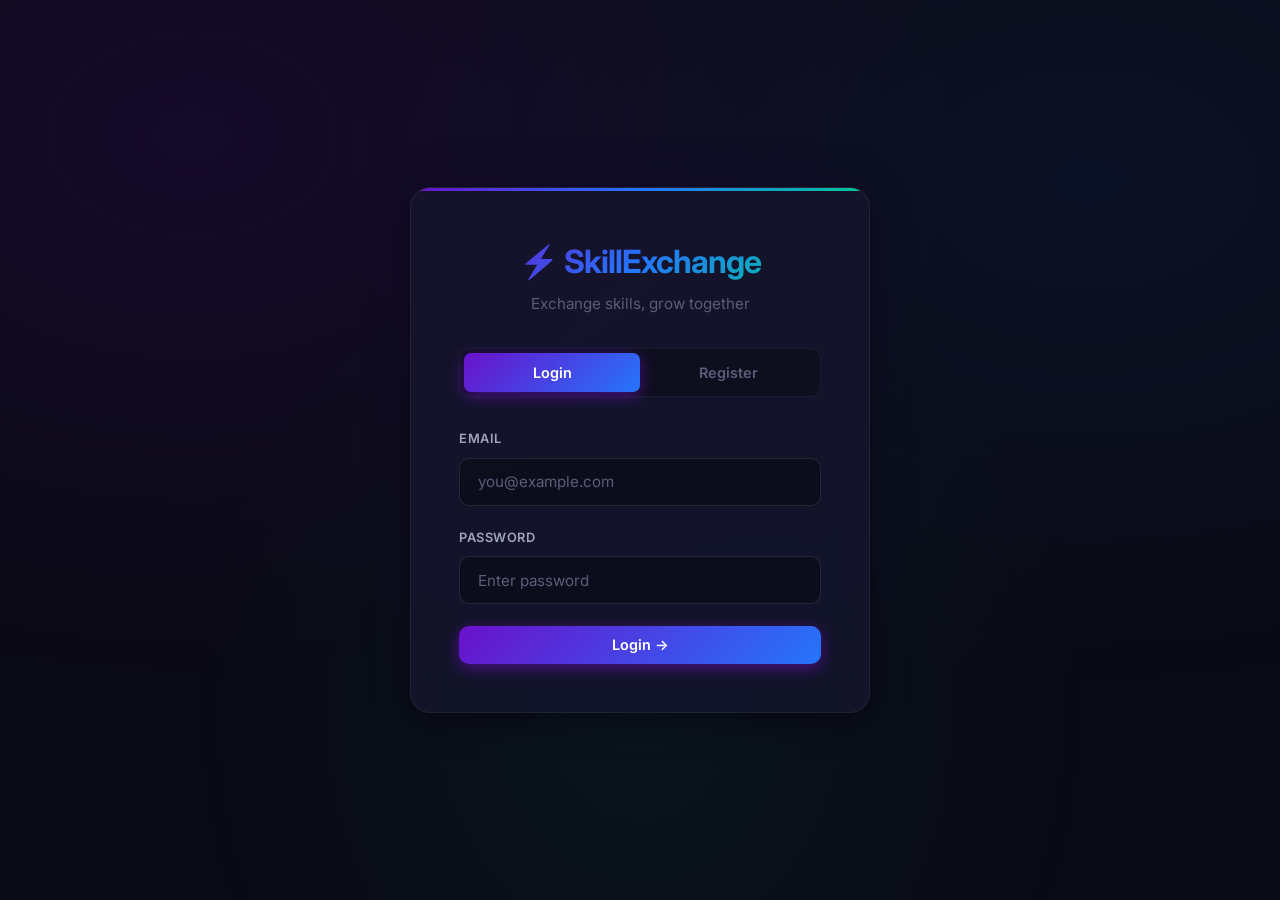
<file: frontend/index.html>
<!DOCTYPE html>
<html lang="en">
<head>
    <meta charset="UTF-8">
    <meta name="viewport" content="width=device-width, initial-scale=1.0">
    <meta name="description" content="Student Skill Exchange Platform - Login and Register">
    <title>SkillExchange — Login</title>
    <link rel="stylesheet" href="style.css">
</head>
<body>

<div class="auth-container">
    <div class="auth-card">
        <h1>⚡ SkillExchange</h1>
        <p class="subtitle">Exchange skills, grow together</p>

        <div id="sessionMsg" style="display:none; text-align:center; padding:0.75rem; margin-bottom:1.25rem; background:rgba(255,165,2,0.1); border:1px solid rgba(255,165,2,0.2); border-radius:var(--radius-xs); color:var(--warning); font-size:0.85rem;">
            ⏰ Session expired. Please login again.
        </div>

        <div class="auth-tabs">
            <button class="auth-tab active" id="loginTab" onclick="showLogin()">Login</button>
            <button class="auth-tab" id="registerTab" onclick="showRegister()">Register</button>
        </div>

        <form id="loginForm" onsubmit="handleLogin(event)">
            <div class="form-group">
                <label for="loginEmail">Email</label>
                <input type="email" id="loginEmail" class="form-control" placeholder="you@example.com" required>
            </div>
            <div class="form-group">
                <label for="loginPassword">Password</label>
                <input type="password" id="loginPassword" class="form-control" placeholder="Enter password" required>
            </div>
            <button type="submit" class="btn btn-primary btn-block" id="loginBtn">Login →</button>
        </form>

        <form id="registerForm" style="display: none;" onsubmit="handleRegister(event)">
            <div class="form-group">
                <label for="regUsername">Username</label>
                <input type="text" id="regUsername" class="form-control" placeholder="John Doe" required>
            </div>
            <div class="form-group">
                <label for="regEmail">Email</label>
                <input type="email" id="regEmail" class="form-control" placeholder="you@example.com" required>
            </div>
            <div class="form-group">
                <label for="regPassword">Password</label>
                <input type="password" id="regPassword" class="form-control" placeholder="Create password (min 6 chars)" required>
            </div>
            <button type="submit" class="btn btn-primary btn-block" id="regBtn">Create Account →</button>
        </form>
    </div>
</div>

<script src="app.js"></script>
<script>
    if (getToken() && !isTokenExpired()) {
        window.location.href = 'dashboard.html';
    }

    if (sessionStorage.getItem('session_expired') === 'true') {
        document.getElementById('sessionMsg').style.display = 'block';
        sessionStorage.removeItem('session_expired');
    }

    function showLogin() {
        document.getElementById('loginForm').style.display = 'block';
        document.getElementById('registerForm').style.display = 'none';
        document.getElementById('loginTab').classList.add('active');
        document.getElementById('registerTab').classList.remove('active');
    }

    function showRegister() {
        document.getElementById('loginForm').style.display = 'none';
        document.getElementById('registerForm').style.display = 'block';
        document.getElementById('registerTab').classList.add('active');
        document.getElementById('loginTab').classList.remove('active');
    }

    async function handleLogin(e) {
        e.preventDefault();

        const btn = document.getElementById('loginBtn');
        btn.innerHTML = '<span class="spinner"></span> Logging in...';
        btn.disabled = true;

        try {
            const data = await apiCall('/api/auth/login', 'POST', {
                email: document.getElementById('loginEmail').value,
                password: document.getElementById('loginPassword').value
            });

            setToken(data.token);
            document.getElementById('sessionMsg').style.display = 'none';
            showToast('Login successful! Redirecting...');

            setTimeout(() => {
                window.location.href = 'dashboard.html';
            }, 800);

        } catch (err) {
            showToast(err.message, 'error');
            btn.innerHTML = 'Login →';
            btn.disabled = false;
        }
    }

    async function handleRegister(e) {
        e.preventDefault();

        const btn = document.getElementById('regBtn');
        btn.innerHTML = '<span class="spinner"></span> Creating...';
        btn.disabled = true;

        try {
            await apiCall('/api/auth/register', 'POST', {
                username: document.getElementById('regUsername').value,
                email: document.getElementById('regEmail').value,
                password: document.getElementById('regPassword').value
            });

            showToast('Account created! Please login.');
            showLogin();
            document.getElementById('loginEmail').value = document.getElementById('regEmail').value;

        } catch (err) {
            showToast(err.message, 'error');
        } finally {
            btn.innerHTML = 'Create Account →';
            btn.disabled = false;
        }
    }
</script>
</body>
</html>
</file>
<file: frontend/style.css>
/* ===================================================================
   Student Skill Exchange Platform - Premium Global Styles
   =================================================================== */

@import url('https://fonts.googleapis.com/css2?family=Inter:wght@300;400;500;600;700;800&display=swap');

/* ── CSS Variables ── */
:root {
    --bg-primary: #0a0a14;
    --bg-secondary: #12121f;
    --bg-card: rgba(22, 22, 45, 0.8);
    --bg-card-hover: rgba(30, 30, 55, 0.9);
    --bg-card-solid: #16162d;
    --gradient-1: linear-gradient(135deg, #6a11cb 0%, #2575fc 100%);
    --gradient-2: linear-gradient(135deg, #00c896 0%, #00b4d8 100%);
    --gradient-3: linear-gradient(135deg, #ff4757 0%, #ff6b81 100%);
    --gradient-4: linear-gradient(135deg, #ffa502 0%, #ffcc02 100%);
    --gradient-hero: linear-gradient(135deg, #6a11cb 0%, #2575fc 50%, #00c896 100%);
    --accent: #7c3aed;
    --accent-light: #a78bfa;
    --accent-hover: #6d28d9;
    --glow-purple: rgba(106, 17, 203, 0.6);
    --glow-blue: rgba(37, 117, 252, 0.4);
    --glow-green: rgba(0, 200, 150, 0.4);
    --glow-red: rgba(255, 71, 87, 0.4);
    --glow-yellow: rgba(255, 165, 2, 0.3);
    --success: #00c896;
    --success-hover: #00a87d;
    --danger: #ff4757;
    --danger-hover: #e03a4a;
    --warning: #ffa502;
    --text-primary: #eef0f6;
    --text-secondary: #a0a4c0;
    --text-muted: #5a5e7a;
    --border: rgba(255, 255, 255, 0.06);
    --border-light: rgba(255, 255, 255, 0.1);
    --border-glow: rgba(124, 58, 237, 0.3);
    --shadow: 0 8px 32px rgba(0, 0, 0, 0.5);
    --shadow-sm: 0 4px 16px rgba(0, 0, 0, 0.3);
    --shadow-glow: 0 0 20px rgba(106, 17, 203, 0.3);
    --radius: 16px;
    --radius-sm: 10px;
    --radius-xs: 6px;
    --transition: all 0.35s cubic-bezier(0.4, 0, 0.2, 1);
    --transition-fast: all 0.2s cubic-bezier(0.4, 0, 0.2, 1);
    --transition-bounce: all 0.4s cubic-bezier(0.34, 1.56, 0.64, 1);
}

/* ── Reset ── */
*, *::before, *::after {
    margin: 0;
    padding: 0;
    box-sizing: border-box;
}

html {
    scroll-behavior: smooth;
}

body {
    font-family: 'Inter', -apple-system, BlinkMacSystemFont, sans-serif;
    background: var(--bg-primary);
    color: var(--text-primary);
    min-height: 100vh;
    line-height: 1.6;
    overflow-x: hidden;
    -webkit-font-smoothing: antialiased;
    -moz-osx-font-smoothing: grayscale;
}

/* ── Animated Background ── */
body::before {
    content: '';
    position: fixed;
    top: 0;
    left: 0;
    width: 100%;
    height: 100%;
    background:
        radial-gradient(ellipse at 15% 15%, rgba(106, 17, 203, 0.12) 0%, transparent 50%),
        radial-gradient(ellipse at 85% 20%, rgba(37, 117, 252, 0.08) 0%, transparent 50%),
        radial-gradient(ellipse at 50% 80%, rgba(0, 200, 150, 0.06) 0%, transparent 50%);
    pointer-events: none;
    z-index: 0;
    animation: bgPulse 8s ease-in-out infinite alternate;
}

@keyframes bgPulse {
    0% { opacity: 0.8; }
    100% { opacity: 1; }
}

/* ── Navbar ── */
.navbar {
    background: rgba(10, 10, 20, 0.85);
    backdrop-filter: blur(24px);
    -webkit-backdrop-filter: blur(24px);
    border-bottom: 1px solid var(--border);
    padding: 0 2rem;
    height: 68px;
    display: flex;
    align-items: center;
    justify-content: space-between;
    position: sticky;
    top: 0;
    z-index: 100;
}

.navbar-brand {
    font-size: 1.35rem;
    font-weight: 800;
    color: var(--accent);
    text-decoration: none;
    display: flex;
    align-items: center;
    gap: 0.5rem;
    letter-spacing: -0.02em;
}

.navbar-brand span {
    background: var(--gradient-hero);
    -webkit-background-clip: text;
    -webkit-text-fill-color: transparent;
    background-clip: text;
}

.nav-links {
    display: flex;
    gap: 0.15rem;
    list-style: none;
    align-items: center;
}

.nav-links a {
    color: var(--text-secondary);
    text-decoration: none;
    padding: 0.55rem 0.9rem;
    border-radius: var(--radius-sm);
    font-size: 0.85rem;
    font-weight: 500;
    transition: var(--transition);
    display: flex;
    align-items: center;
    gap: 0.4rem;
    position: relative;
}

.nav-links a::after {
    content: '';
    position: absolute;
    bottom: 2px;
    left: 50%;
    transform: translateX(-50%) scaleX(0);
    width: 20px;
    height: 2px;
    background: var(--gradient-1);
    border-radius: 2px;
    transition: var(--transition);
}

.nav-links a:hover,
.nav-links a.active {
    color: var(--text-primary);
    background: rgba(124, 58, 237, 0.08);
}

.nav-links a.active::after {
    transform: translateX(-50%) scaleX(1);
}

.btn-logout {
    background: rgba(255, 71, 87, 0.08) !important;
    color: var(--danger) !important;
    border: 1px solid rgba(255, 71, 87, 0.15);
    cursor: pointer;
}

.btn-logout:hover {
    background: rgba(255, 71, 87, 0.18) !important;
    box-shadow: 0 0 12px var(--glow-red);
}

/* ── Container ── */
.container {
    max-width: 960px;
    margin: 0 auto;
    padding: 2.5rem 1.5rem;
    position: relative;
    z-index: 1;
}

.container-wide {
    max-width: 1200px;
}

/* ── Page Header ── */
.page-header {
    text-align: center;
    margin-bottom: 2.5rem;
}

.page-header h1 {
    font-size: 2.2rem;
    font-weight: 800;
    margin-bottom: 0.5rem;
    letter-spacing: -0.03em;
    background: var(--gradient-hero);
    -webkit-background-clip: text;
    -webkit-text-fill-color: transparent;
    background-clip: text;
}

.page-header p {
    color: var(--text-secondary);
    font-size: 1.05rem;
}

/* ── Welcome Hero (Dashboard) ── */
.welcome-hero {
    text-align: center;
    padding: 3rem 2rem;
    margin-bottom: 2.5rem;
    background: var(--bg-card);
    border: 1px solid var(--border);
    border-radius: 20px;
    position: relative;
    overflow: hidden;
}

.welcome-hero::before {
    content: '';
    position: absolute;
    top: 0;
    left: 0;
    right: 0;
    height: 3px;
    background: var(--gradient-hero);
}

.welcome-hero::after {
    content: '';
    position: absolute;
    top: -50%;
    right: -20%;
    width: 400px;
    height: 400px;
    background: radial-gradient(circle, rgba(106, 17, 203, 0.08) 0%, transparent 70%);
    pointer-events: none;
}

.welcome-hero .wave {
    font-size: 2.5rem;
    display: inline-block;
    animation: wave 1.5s ease-in-out infinite;
    transform-origin: 70% 70%;
}

@keyframes wave {
    0%, 100% { transform: rotate(0deg); }
    25% { transform: rotate(20deg); }
    50% { transform: rotate(-10deg); }
    75% { transform: rotate(15deg); }
}

.welcome-hero h1 {
    font-size: 2rem;
    font-weight: 800;
    margin: 0.5rem 0 0.3rem;
    letter-spacing: -0.03em;
    color: var(--text-primary);
}

.welcome-hero h1 .name {
    background: var(--gradient-1);
    -webkit-background-clip: text;
    -webkit-text-fill-color: transparent;
    background-clip: text;
}

.welcome-hero p {
    color: var(--text-secondary);
    font-size: 1.05rem;
}

.welcome-stats {
    display: flex;
    justify-content: center;
    gap: 2rem;
    margin-top: 1.5rem;
    position: relative;
    z-index: 1;
}

.stat-badge {
    padding: 0.6rem 1.2rem;
    background: rgba(124, 58, 237, 0.1);
    border: 1px solid rgba(124, 58, 237, 0.2);
    border-radius: 30px;
    font-size: 0.85rem;
    color: var(--accent-light);
    font-weight: 500;
}

/* ── Cards ── */
.card {
    background: var(--bg-card);
    backdrop-filter: blur(12px);
    -webkit-backdrop-filter: blur(12px);
    border: 1px solid var(--border);
    border-radius: var(--radius);
    padding: 1.75rem;
    box-shadow: var(--shadow-sm);
    transition: var(--transition);
    position: relative;
    overflow: hidden;
}

.card::before {
    content: '';
    position: absolute;
    top: 0;
    left: 0;
    right: 0;
    height: 2px;
    background: var(--gradient-1);
    opacity: 0;
    transition: var(--transition);
}

.card:hover {
    border-color: var(--border-glow);
    box-shadow: var(--shadow), var(--shadow-glow);
    transform: translateY(-4px) scale(1.01);
}

.card:hover::before {
    opacity: 1;
}

.card-header {
    font-size: 1.15rem;
    font-weight: 700;
    margin-bottom: 1.25rem;
    color: var(--text-primary);
    letter-spacing: -0.01em;
}

.card-grid {
    display: grid;
    grid-template-columns: repeat(auto-fill, minmax(300px, 1fr));
    gap: 1.25rem;
}

/* ── Forms ── */
.form-group {
    margin-bottom: 1.35rem;
    position: relative;
}

.form-group label {
    display: block;
    font-size: 0.8rem;
    font-weight: 600;
    color: var(--text-secondary);
    margin-bottom: 0.5rem;
    letter-spacing: 0.04em;
    text-transform: uppercase;
}

.form-control {
    width: 100%;
    padding: 0.85rem 1.1rem;
    background: rgba(10, 10, 20, 0.6);
    border: 1.5px solid var(--border-light);
    border-radius: var(--radius-sm);
    color: var(--text-primary);
    font-size: 0.95rem;
    font-family: inherit;
    outline: none;
    transition: var(--transition);
}

.form-control:focus {
    border-color: var(--accent);
    box-shadow: 0 0 0 4px rgba(124, 58, 237, 0.15), 0 0 20px rgba(106, 17, 203, 0.2);
    background: rgba(15, 15, 30, 0.8);
}

.form-control:hover:not(:focus) {
    border-color: rgba(255, 255, 255, 0.15);
}

.form-control::placeholder {
    color: var(--text-muted);
}

textarea.form-control {
    resize: vertical;
    min-height: 110px;
}

/* ── Buttons ── */
.btn {
    display: inline-flex;
    align-items: center;
    justify-content: center;
    gap: 0.5rem;
    padding: 0.75rem 1.6rem;
    font-size: 0.9rem;
    font-weight: 600;
    font-family: inherit;
    border: none;
    border-radius: var(--radius-sm);
    cursor: pointer;
    transition: var(--transition-bounce);
    text-decoration: none;
    line-height: 1;
    position: relative;
    overflow: hidden;
}

.btn::after {
    content: '';
    position: absolute;
    top: 50%;
    left: 50%;
    width: 0;
    height: 0;
    background: rgba(255, 255, 255, 0.15);
    border-radius: 50%;
    transform: translate(-50%, -50%);
    transition: width 0.5s, height 0.5s;
}

.btn:active::after {
    width: 300px;
    height: 300px;
}

.btn:active {
    transform: scale(0.96);
}

.btn-primary {
    background: var(--gradient-1);
    color: #fff;
    box-shadow: 0 4px 15px var(--glow-purple);
}

.btn-primary:hover {
    transform: translateY(-2px) scale(1.02);
    box-shadow: 0 8px 30px var(--glow-purple), 0 0 15px var(--glow-blue);
}

.btn-success {
    background: var(--gradient-2);
    color: #fff;
    box-shadow: 0 4px 15px var(--glow-green);
}

.btn-success:hover {
    transform: translateY(-2px) scale(1.02);
    box-shadow: 0 8px 25px var(--glow-green);
}

.btn-danger {
    background: var(--gradient-3);
    color: #fff;
    box-shadow: 0 4px 15px var(--glow-red);
}

.btn-danger:hover {
    transform: translateY(-2px) scale(1.02);
    box-shadow: 0 8px 25px var(--glow-red);
}

.btn-outline {
    background: transparent;
    border: 1.5px solid var(--border-light);
    color: var(--text-secondary);
}

.btn-outline:hover {
    border-color: var(--accent);
    color: var(--accent-light);
    background: rgba(124, 58, 237, 0.06);
    box-shadow: 0 0 15px rgba(124, 58, 237, 0.15);
}

.btn-sm {
    padding: 0.5rem 1rem;
    font-size: 0.8rem;
    border-radius: var(--radius-xs);
}

.btn-block {
    width: 100%;
}

/* ── Alerts / Toast ── */
.toast {
    position: fixed;
    top: 84px;
    right: 24px;
    padding: 1rem 1.5rem;
    border-radius: var(--radius-sm);
    font-size: 0.9rem;
    font-weight: 500;
    z-index: 9999;
    animation: toastIn 0.5s cubic-bezier(0.34, 1.56, 0.64, 1), toastOut 0.4s ease 2.6s forwards;
    max-width: 400px;
    box-shadow: var(--shadow);
    backdrop-filter: blur(16px);
    -webkit-backdrop-filter: blur(16px);
}

.toast-success {
    background: rgba(0, 200, 150, 0.12);
    border: 1px solid rgba(0, 200, 150, 0.25);
    color: var(--success);
    box-shadow: var(--shadow), 0 0 20px var(--glow-green);
}

.toast-error {
    background: rgba(255, 71, 87, 0.12);
    border: 1px solid rgba(255, 71, 87, 0.25);
    color: var(--danger);
    box-shadow: var(--shadow), 0 0 20px var(--glow-red);
}

@keyframes toastIn {
    from { transform: translateX(120%) scale(0.8); opacity: 0; }
    to   { transform: translateX(0) scale(1); opacity: 1; }
}

@keyframes toastOut {
    from { opacity: 1; transform: translateX(0); }
    to   { opacity: 0; transform: translateX(80px) scale(0.9); }
}

/* ── Auth Page ── */
.auth-container {
    display: flex;
    align-items: center;
    justify-content: center;
    min-height: 100vh;
    padding: 2rem;
}

.auth-card {
    background: var(--bg-card);
    backdrop-filter: blur(20px);
    -webkit-backdrop-filter: blur(20px);
    border: 1px solid var(--border);
    border-radius: 20px;
    padding: 3rem;
    width: 100%;
    max-width: 460px;
    box-shadow: var(--shadow), 0 0 60px rgba(106, 17, 203, 0.08);
    position: relative;
    overflow: hidden;
}

.auth-card::before {
    content: '';
    position: absolute;
    top: 0;
    left: 0;
    right: 0;
    height: 3px;
    background: var(--gradient-hero);
}

.auth-card h1 {
    font-size: 2rem;
    text-align: center;
    margin-bottom: 0.3rem;
    letter-spacing: -0.03em;
    background: var(--gradient-hero);
    -webkit-background-clip: text;
    -webkit-text-fill-color: transparent;
    background-clip: text;
}

.auth-card .subtitle {
    text-align: center;
    color: var(--text-muted);
    margin-bottom: 2rem;
    font-size: 0.95rem;
}

.auth-tabs {
    display: flex;
    gap: 0;
    margin-bottom: 2rem;
    background: rgba(10, 10, 20, 0.5);
    border-radius: var(--radius-sm);
    padding: 4px;
    border: 1px solid var(--border);
}

.auth-tab {
    flex: 1;
    padding: 0.7rem;
    text-align: center;
    font-size: 0.9rem;
    font-weight: 600;
    color: var(--text-muted);
    background: transparent;
    border: none;
    border-radius: 7px;
    cursor: pointer;
    transition: var(--transition);
    font-family: inherit;
}

.auth-tab.active {
    background: var(--gradient-1);
    color: #fff;
    box-shadow: 0 4px 15px var(--glow-purple);
}

/* ── Dashboard Grid ── */
.dashboard-grid {
    display: grid;
    grid-template-columns: repeat(auto-fill, minmax(260px, 1fr));
    gap: 1.25rem;
    margin-top: 1.5rem;
}

.dash-card {
    background: var(--bg-card);
    backdrop-filter: blur(12px);
    -webkit-backdrop-filter: blur(12px);
    border: 1px solid var(--border);
    border-radius: var(--radius);
    padding: 2rem 1.75rem;
    text-align: center;
    transition: var(--transition-bounce);
    cursor: pointer;
    text-decoration: none;
    color: inherit;
    position: relative;
    overflow: hidden;
}

.dash-card::before {
    content: '';
    position: absolute;
    top: 0;
    left: 0;
    right: 0;
    bottom: 0;
    background: var(--gradient-1);
    opacity: 0;
    transition: var(--transition);
    z-index: 0;
}

.dash-card:hover {
    border-color: rgba(124, 58, 237, 0.4);
    transform: translateY(-6px) scale(1.03);
    box-shadow: 0 16px 48px rgba(106, 17, 203, 0.25), 0 0 20px var(--glow-purple);
}

.dash-card:hover::before {
    opacity: 0.06;
}

.dash-card:active {
    transform: translateY(-2px) scale(0.98);
}

.dash-card .icon-wrap {
    width: 64px;
    height: 64px;
    margin: 0 auto 1rem;
    border-radius: 16px;
    display: flex;
    align-items: center;
    justify-content: center;
    font-size: 1.8rem;
    position: relative;
    z-index: 1;
    transition: var(--transition);
}

.dash-card:hover .icon-wrap {
    transform: scale(1.1);
}

.dash-card:nth-child(1) .icon-wrap { background: linear-gradient(135deg, rgba(106,17,203,0.2), rgba(37,117,252,0.2)); box-shadow: 0 0 20px rgba(106,17,203,0.15); }
.dash-card:nth-child(2) .icon-wrap { background: linear-gradient(135deg, rgba(37,117,252,0.2), rgba(0,200,150,0.2)); box-shadow: 0 0 20px rgba(37,117,252,0.15); }
.dash-card:nth-child(3) .icon-wrap { background: linear-gradient(135deg, rgba(255,165,2,0.2), rgba(255,204,2,0.2)); box-shadow: 0 0 20px rgba(255,165,2,0.15); }
.dash-card:nth-child(4) .icon-wrap { background: linear-gradient(135deg, rgba(0,200,150,0.2), rgba(0,180,216,0.2)); box-shadow: 0 0 20px rgba(0,200,150,0.15); }
.dash-card:nth-child(5) .icon-wrap { background: linear-gradient(135deg, rgba(255,71,87,0.2), rgba(255,107,129,0.2)); box-shadow: 0 0 20px rgba(255,71,87,0.15); }
.dash-card:nth-child(6) .icon-wrap { background: linear-gradient(135deg, rgba(124,58,237,0.2), rgba(167,139,250,0.2)); box-shadow: 0 0 20px rgba(124,58,237,0.15); }

.dash-card h3 {
    font-size: 1.1rem;
    font-weight: 700;
    margin-bottom: 0.4rem;
    letter-spacing: -0.01em;
    position: relative;
    z-index: 1;
}

.dash-card p {
    font-size: 0.85rem;
    color: var(--text-muted);
    position: relative;
    z-index: 1;
}

/* ── Chat ── */
.chat-container {
    display: flex;
    flex-direction: column;
    height: calc(100vh - 200px);
    max-height: 620px;
    background: var(--bg-card);
    border: 1px solid var(--border);
    border-radius: var(--radius);
    overflow: hidden;
}

.chat-header {
    padding: 1rem 1.5rem;
    border-bottom: 1px solid var(--border);
    background: rgba(10, 10, 20, 0.4);
    display: flex;
    align-items: center;
    gap: 0.75rem;
}

.chat-header .avatar {
    width: 36px;
    height: 36px;
    border-radius: 50%;
    background: var(--gradient-1);
    display: flex;
    align-items: center;
    justify-content: center;
    font-size: 0.9rem;
    font-weight: 700;
    color: #fff;
}

.chat-header .info h3 {
    font-size: 0.95rem;
    font-weight: 600;
}

.chat-header .info span {
    font-size: 0.75rem;
    color: var(--success);
}

.chat-messages {
    flex: 1;
    padding: 1.5rem;
    overflow-y: auto;
    display: flex;
    flex-direction: column;
    gap: 0.5rem;
    scroll-behavior: smooth;
}

.chat-messages::-webkit-scrollbar {
    width: 4px;
}

.chat-messages::-webkit-scrollbar-track {
    background: transparent;
}

.chat-messages::-webkit-scrollbar-thumb {
    background: var(--border-light);
    border-radius: 4px;
}

.chat-bubble {
    max-width: 70%;
    padding: 0.8rem 1.1rem;
    border-radius: 18px;
    font-size: 0.9rem;
    line-height: 1.5;
    position: relative;
    animation: msgPop 0.4s cubic-bezier(0.34, 1.56, 0.64, 1);
}

@keyframes msgPop {
    from { transform: scale(0.8) translateY(10px); opacity: 0; }
    to   { transform: scale(1) translateY(0); opacity: 1; }
}

.chat-bubble.sent {
    background: var(--gradient-1);
    color: #fff;
    align-self: flex-end;
    border-bottom-right-radius: 4px;
    box-shadow: 0 4px 15px var(--glow-purple);
}

.chat-bubble.received {
    background: var(--bg-card-solid);
    border: 1px solid var(--border-light);
    color: var(--text-primary);
    align-self: flex-start;
    border-bottom-left-radius: 4px;
}

.chat-bubble .time {
    font-size: 0.68rem;
    opacity: 0.55;
    margin-top: 0.4rem;
    display: block;
    font-weight: 500;
}

.chat-bubble.sent .time {
    text-align: right;
}

.chat-date-divider {
    text-align: center;
    font-size: 0.7rem;
    color: var(--text-muted);
    margin: 0.75rem 0;
    position: relative;
}

.chat-date-divider span {
    background: var(--bg-card-solid);
    padding: 0.15rem 0.75rem;
    border-radius: 20px;
    border: 1px solid var(--border);
}

.chat-input-area {
    display: flex;
    gap: 0.5rem;
    padding: 1rem 1.25rem;
    border-top: 1px solid var(--border);
    background: rgba(10, 10, 20, 0.5);
}

.chat-input-area input {
    flex: 1;
    border-radius: 24px;
    padding-left: 1.25rem;
}

.chat-input-area .btn {
    border-radius: 24px;
    padding: 0.75rem 1.5rem;
}

/* ── Skill / Request / Feedback Cards ── */
.skill-card, .request-card, .feedback-card {
    background: var(--bg-card);
    backdrop-filter: blur(8px);
    border: 1px solid var(--border);
    border-radius: var(--radius);
    padding: 1.35rem;
    transition: var(--transition);
    position: relative;
    overflow: hidden;
}

.skill-card::before, .request-card::before, .feedback-card::before {
    content: '';
    position: absolute;
    top: 0;
    left: 0;
    width: 3px;
    height: 100%;
    background: var(--gradient-1);
    opacity: 0;
    transition: var(--transition);
}

.skill-card:hover, .request-card:hover, .feedback-card:hover {
    border-color: var(--border-glow);
    transform: translateY(-3px) scale(1.01);
    box-shadow: var(--shadow-sm), 0 0 15px rgba(106, 17, 203, 0.12);
}

.skill-card:hover::before, .request-card:hover::before, .feedback-card:hover::before {
    opacity: 1;
}

.skill-name {
    font-size: 1.1rem;
    font-weight: 700;
    margin-bottom: 0.35rem;
    letter-spacing: -0.01em;
    background: var(--gradient-1);
    -webkit-background-clip: text;
    -webkit-text-fill-color: transparent;
    background-clip: text;
}

.skill-desc {
    font-size: 0.85rem;
    color: var(--text-secondary);
    margin-bottom: 0.6rem;
    line-height: 1.5;
}

.skill-user {
    font-size: 0.8rem;
    color: var(--text-muted);
    display: flex;
    align-items: center;
    gap: 0.3rem;
}

.request-status {
    display: inline-flex;
    align-items: center;
    gap: 0.3rem;
    padding: 0.3rem 0.85rem;
    border-radius: 20px;
    font-size: 0.72rem;
    font-weight: 700;
    text-transform: uppercase;
    letter-spacing: 0.06em;
}

.status-pending {
    background: rgba(255, 165, 2, 0.12);
    color: var(--warning);
    border: 1px solid rgba(255, 165, 2, 0.25);
    box-shadow: 0 0 10px var(--glow-yellow);
}

.status-accepted {
    background: rgba(0, 200, 150, 0.12);
    color: var(--success);
    border: 1px solid rgba(0, 200, 150, 0.25);
    box-shadow: 0 0 10px var(--glow-green);
}

.status-rejected {
    background: rgba(255, 71, 87, 0.12);
    color: var(--danger);
    border: 1px solid rgba(255, 71, 87, 0.25);
    box-shadow: 0 0 10px var(--glow-red);
}

.btn-group {
    display: flex;
    gap: 0.5rem;
    margin-top: 0.85rem;
}

/* ── Rating Stars ── */
.stars {
    display: flex;
    gap: 0.3rem;
    margin-bottom: 0.6rem;
}

.star {
    font-size: 1.75rem;
    cursor: pointer;
    transition: var(--transition-bounce);
    color: var(--text-muted);
    user-select: none;
}

.star:hover {
    transform: scale(1.25) rotate(-5deg);
}

.star.filled {
    color: var(--warning);
    text-shadow: 0 0 10px var(--glow-yellow);
}

/* ── Search Bar ── */
.search-bar {
    display: flex;
    gap: 0.5rem;
    margin-bottom: 1.5rem;
}

.search-bar input {
    flex: 1;
    border-radius: 24px;
    padding-left: 1.5rem;
}

.search-bar .btn {
    border-radius: 24px;
}

/* ── Empty State ── */
.empty-state {
    text-align: center;
    padding: 3.5rem 1.5rem;
    color: var(--text-muted);
}

.empty-state .empty-icon {
    font-size: 4rem;
    margin-bottom: 1rem;
    display: block;
    animation: floatEmoji 3s ease-in-out infinite;
}

@keyframes floatEmoji {
    0%, 100% { transform: translateY(0); }
    50% { transform: translateY(-8px); }
}

.empty-state .icon {
    font-size: 3.5rem;
    margin-bottom: 1rem;
    opacity: 0.4;
    display: block;
}

.empty-state .empty-title {
    font-size: 1.1rem;
    font-weight: 600;
    color: var(--text-secondary);
    margin-bottom: 0.4rem;
}

.empty-state .empty-subtitle {
    font-size: 0.9rem;
    color: var(--text-muted);
}

.empty-state p {
    font-size: 0.95rem;
}

/* ── Skeleton Loading ── */
.skeleton {
    background: linear-gradient(90deg,
        rgba(30, 30, 50, 0.8) 25%,
        rgba(50, 50, 80, 0.6) 50%,
        rgba(30, 30, 50, 0.8) 75%
    );
    background-size: 200% 100%;
    animation: shimmer 1.5s ease-in-out infinite;
    border-radius: var(--radius-xs);
}

@keyframes shimmer {
    0% { background-position: 200% 0; }
    100% { background-position: -200% 0; }
}

.skeleton-line {
    height: 14px;
    border-radius: 6px;
}

.skeleton-card {
    background: var(--bg-card);
    border: 1px solid var(--border);
    border-radius: var(--radius);
    padding: 1.35rem;
}

/* ── Nav Avatar ── */
.nav-profile {
    padding: 0.3rem !important;
}

.nav-avatar {
    width: 32px;
    height: 32px;
    border-radius: 50%;
    background: var(--gradient-1);
    display: flex;
    align-items: center;
    justify-content: center;
    font-size: 0.8rem;
    font-weight: 700;
    color: #fff;
    box-shadow: 0 0 12px var(--glow-purple);
    transition: var(--transition);
}

.nav-profile:hover .nav-avatar {
    box-shadow: 0 0 20px var(--glow-purple);
    transform: scale(1.1);
}

/* ── Profile Page ── */
.profile-container {
    max-width: 700px;
    margin: 0 auto;
}

.profile-header {
    text-align: center;
    padding: 2.5rem 2rem;
    background: var(--bg-card);
    border: 1px solid var(--border);
    border-radius: var(--radius);
    margin-bottom: 1.5rem;
    position: relative;
    overflow: hidden;
}

.profile-header::before {
    content: '';
    position: absolute;
    top: 0;
    left: 0;
    right: 0;
    height: 80px;
    background: var(--gradient-1);
    opacity: 0.15;
}

.profile-avatar {
    width: 80px;
    height: 80px;
    border-radius: 50%;
    background: var(--gradient-1);
    display: flex;
    align-items: center;
    justify-content: center;
    font-size: 2rem;
    font-weight: 800;
    color: #fff;
    margin: 0 auto 1rem;
    box-shadow: 0 8px 30px var(--glow-purple);
    position: relative;
    z-index: 1;
    border: 3px solid rgba(255,255,255,0.1);
}

.profile-name {
    font-size: 1.5rem;
    font-weight: 700;
    margin-bottom: 0.3rem;
    position: relative;
    z-index: 1;
}

.profile-email {
    color: var(--text-secondary);
    font-size: 0.95rem;
    position: relative;
    z-index: 1;
}

.profile-stats {
    display: grid;
    grid-template-columns: repeat(3, 1fr);
    gap: 1rem;
    margin-bottom: 1.5rem;
}

.profile-stat {
    background: var(--bg-card);
    border: 1px solid var(--border);
    border-radius: var(--radius);
    padding: 1.5rem 1rem;
    text-align: center;
    transition: var(--transition);
}

.profile-stat:hover {
    border-color: var(--border-glow);
    transform: translateY(-3px);
    box-shadow: var(--shadow-glow);
}

.profile-stat .stat-value {
    font-size: 2rem;
    font-weight: 800;
    background: var(--gradient-1);
    -webkit-background-clip: text;
    -webkit-text-fill-color: transparent;
    background-clip: text;
    display: block;
    margin-bottom: 0.25rem;
}

.profile-stat .stat-label {
    font-size: 0.8rem;
    color: var(--text-muted);
    text-transform: uppercase;
    letter-spacing: 0.05em;
    font-weight: 600;
}

.profile-info-card {
    background: var(--bg-card);
    border: 1px solid var(--border);
    border-radius: var(--radius);
    padding: 1.5rem;
}

.profile-info-row {
    display: flex;
    justify-content: space-between;
    align-items: center;
    padding: 0.85rem 0;
    border-bottom: 1px solid var(--border);
}

.profile-info-row:last-child {
    border-bottom: none;
}

.profile-info-row .label {
    font-size: 0.8rem;
    color: var(--text-muted);
    text-transform: uppercase;
    letter-spacing: 0.04em;
    font-weight: 600;
}

.profile-info-row .value {
    font-size: 0.95rem;
    color: var(--text-primary);
    font-weight: 500;
}

/* ── Loading Spinner ── */
.spinner {
    display: inline-block;
    width: 18px;
    height: 18px;
    border: 2.5px solid rgba(255, 255, 255, 0.2);
    border-top-color: #fff;
    border-radius: 50%;
    animation: spin 0.7s linear infinite;
}

@keyframes spin {
    to { transform: rotate(360deg); }
}

/* ── Modal Overlay ── */
.modal-overlay {
    position: fixed;
    top: 0;
    left: 0;
    width: 100%;
    height: 100%;
    background: rgba(0, 0, 0, 0.7);
    backdrop-filter: blur(6px);
    -webkit-backdrop-filter: blur(6px);
    z-index: 200;
    display: none;
    align-items: center;
    justify-content: center;
    animation: fadeIn 0.3s ease;
}

@keyframes fadeIn {
    from { opacity: 0; }
    to { opacity: 1; }
}

/* ── Responsive ── */
@media (max-width: 768px) {
    .navbar {
        padding: 0 1rem;
    }

    .nav-links {
        gap: 0;
    }

    .nav-links a {
        padding: 0.4rem 0.6rem;
        font-size: 0.8rem;
    }

    .container {
        padding: 1.5rem 1rem;
    }

    .page-header h1 {
        font-size: 1.6rem;
    }

    .welcome-hero {
        padding: 2rem 1.5rem;
    }

    .welcome-hero h1 {
        font-size: 1.5rem;
    }

    .welcome-stats {
        flex-wrap: wrap;
        gap: 0.75rem;
    }

    .dashboard-grid {
        grid-template-columns: 1fr 1fr;
    }

    .card-grid {
        grid-template-columns: 1fr;
    }

    .chat-bubble {
        max-width: 85%;
    }

    .auth-card {
        padding: 2rem;
    }
}

@media (max-width: 480px) {
    .nav-links a span {
        display: none;
    }

    .dashboard-grid {
        grid-template-columns: 1fr;
    }

    .welcome-hero h1 {
        font-size: 1.3rem;
    }
}
</file>
